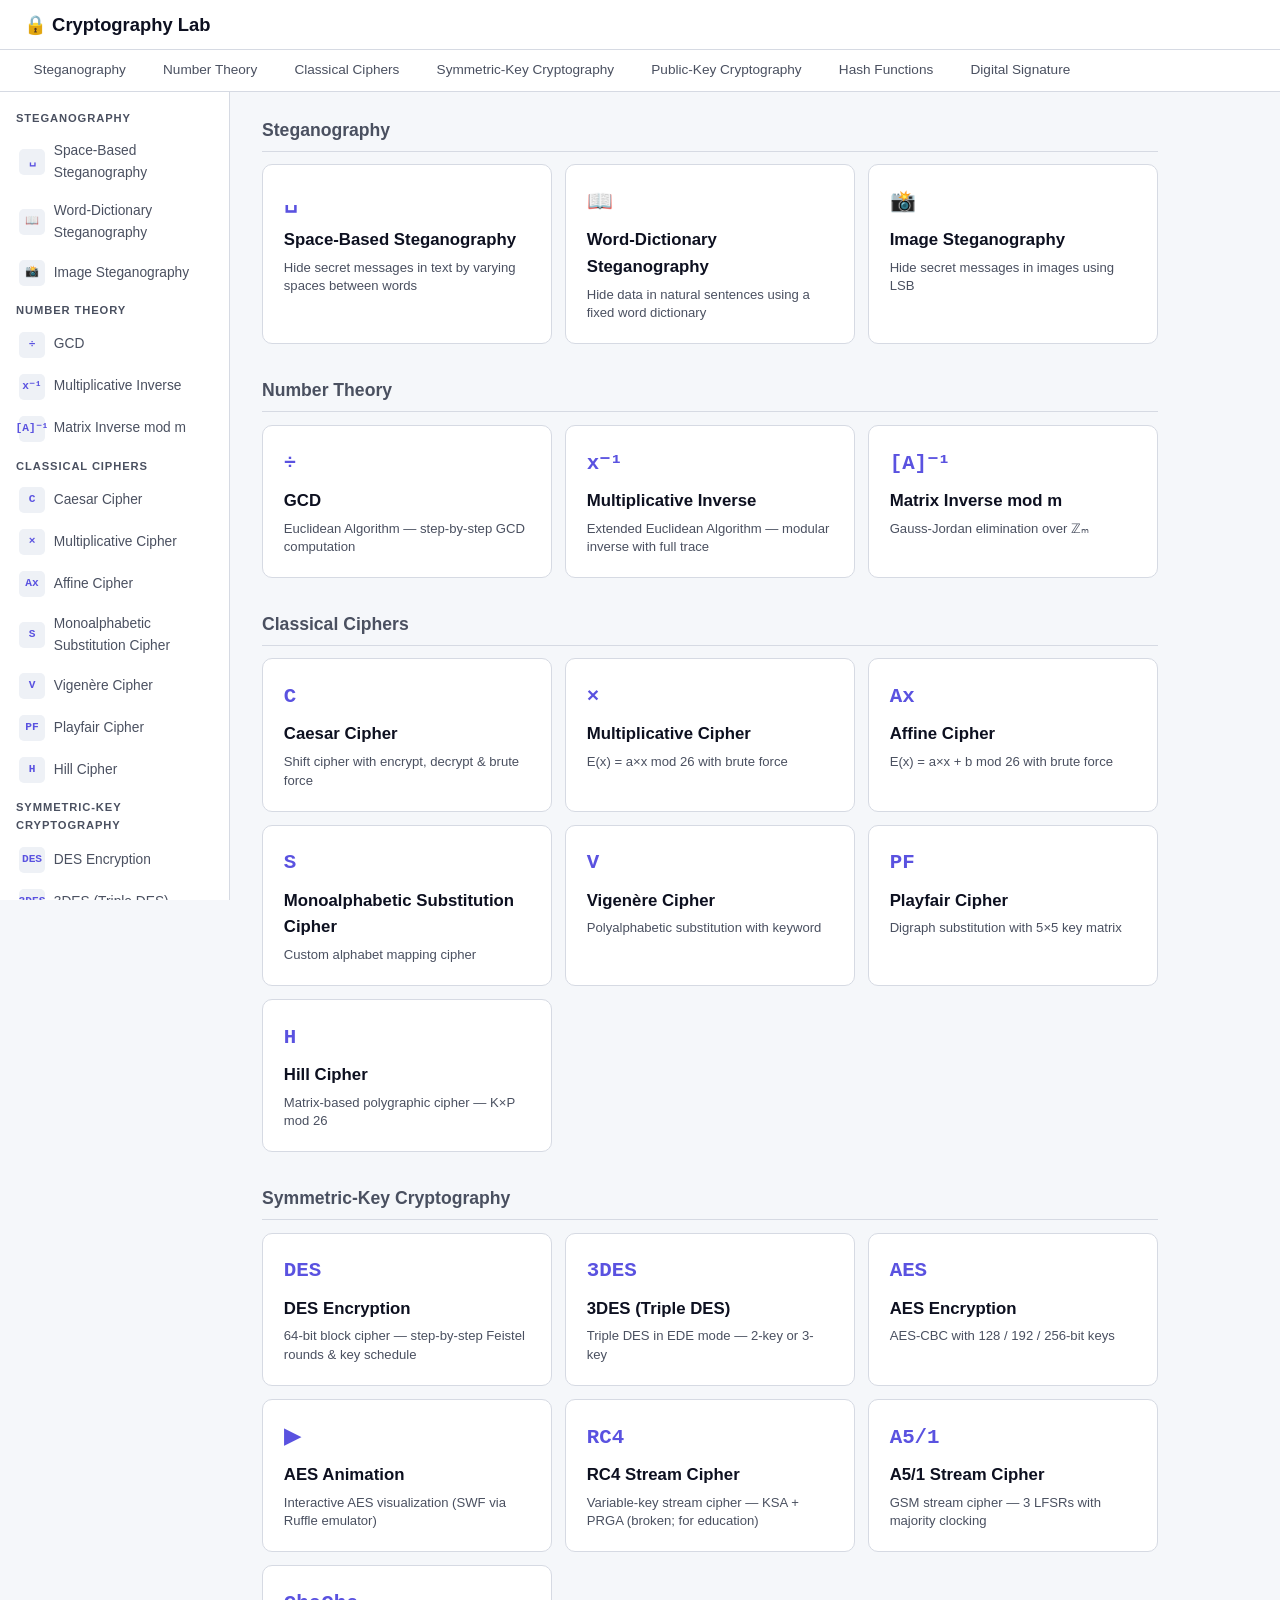
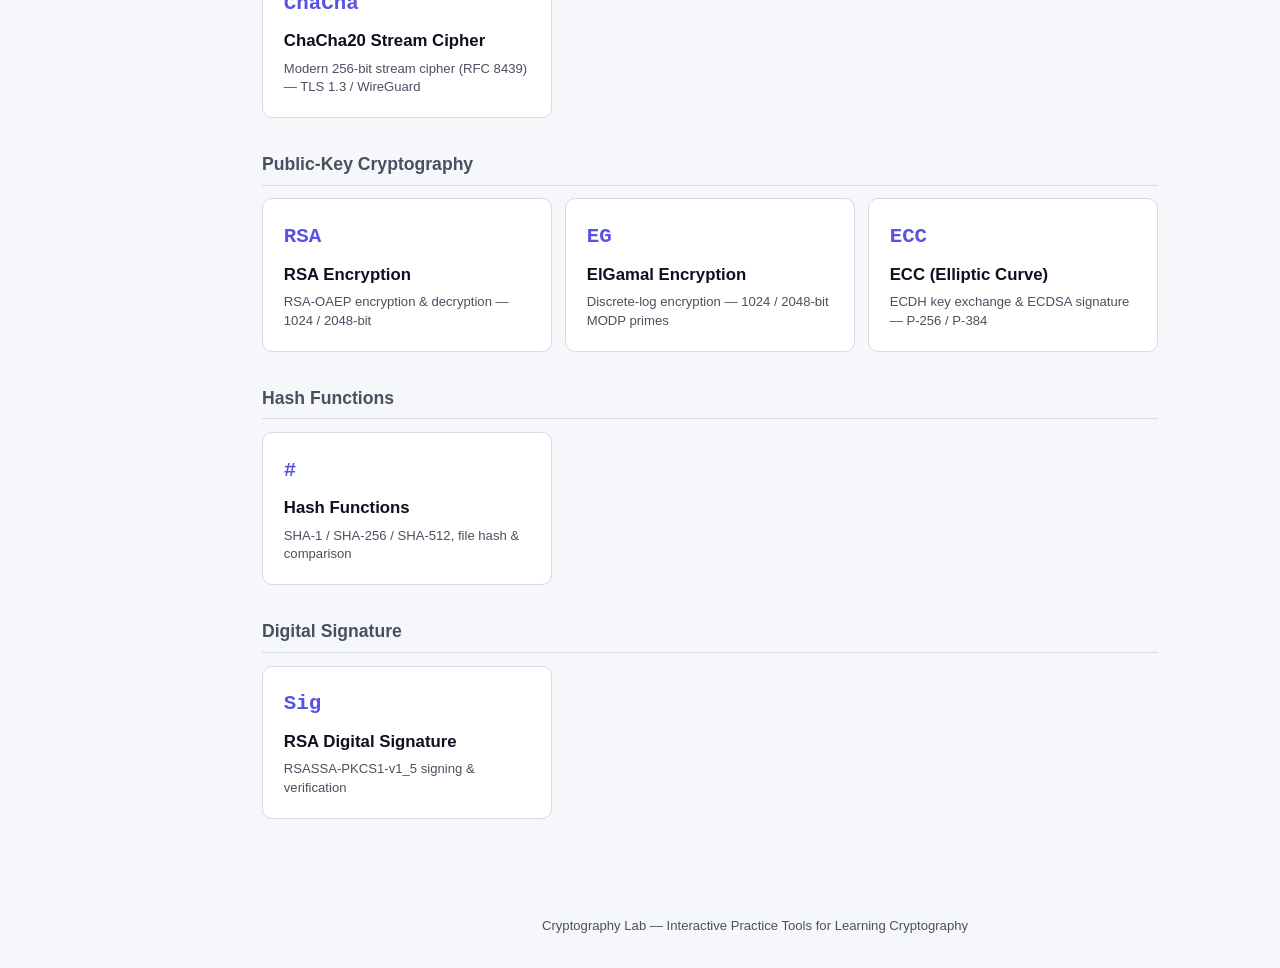
<file: index.html>
<!DOCTYPE html>
<html lang="en">
<head>
    <meta charset="UTF-8">
    <meta name="viewport" content="width=device-width, initial-scale=1.0">
    <title>Cryptography Lab</title>
    <link rel="stylesheet" href="css/style.css">
</head>
<body>
    <header>
        <h1><a href="index.html">&#128274; Cryptography Lab</a></h1>
    </header>

    <nav class="tabbar" id="tabbar"></nav>
    <nav class="sidebar" id="sidebar"></nav>

    <main>
        <div id="tool-content"></div>
    </main>

    <footer>
        <p>Cryptography Lab &mdash; Interactive Practice Tools for Learning Cryptography</p>
    </footer>

    <script src="js/tools-config.js"></script>
    <script src="js/main.js"></script>
    <script src="js/template.js"></script>
    <script>initApp();</script>
</body>
</html>
</file>
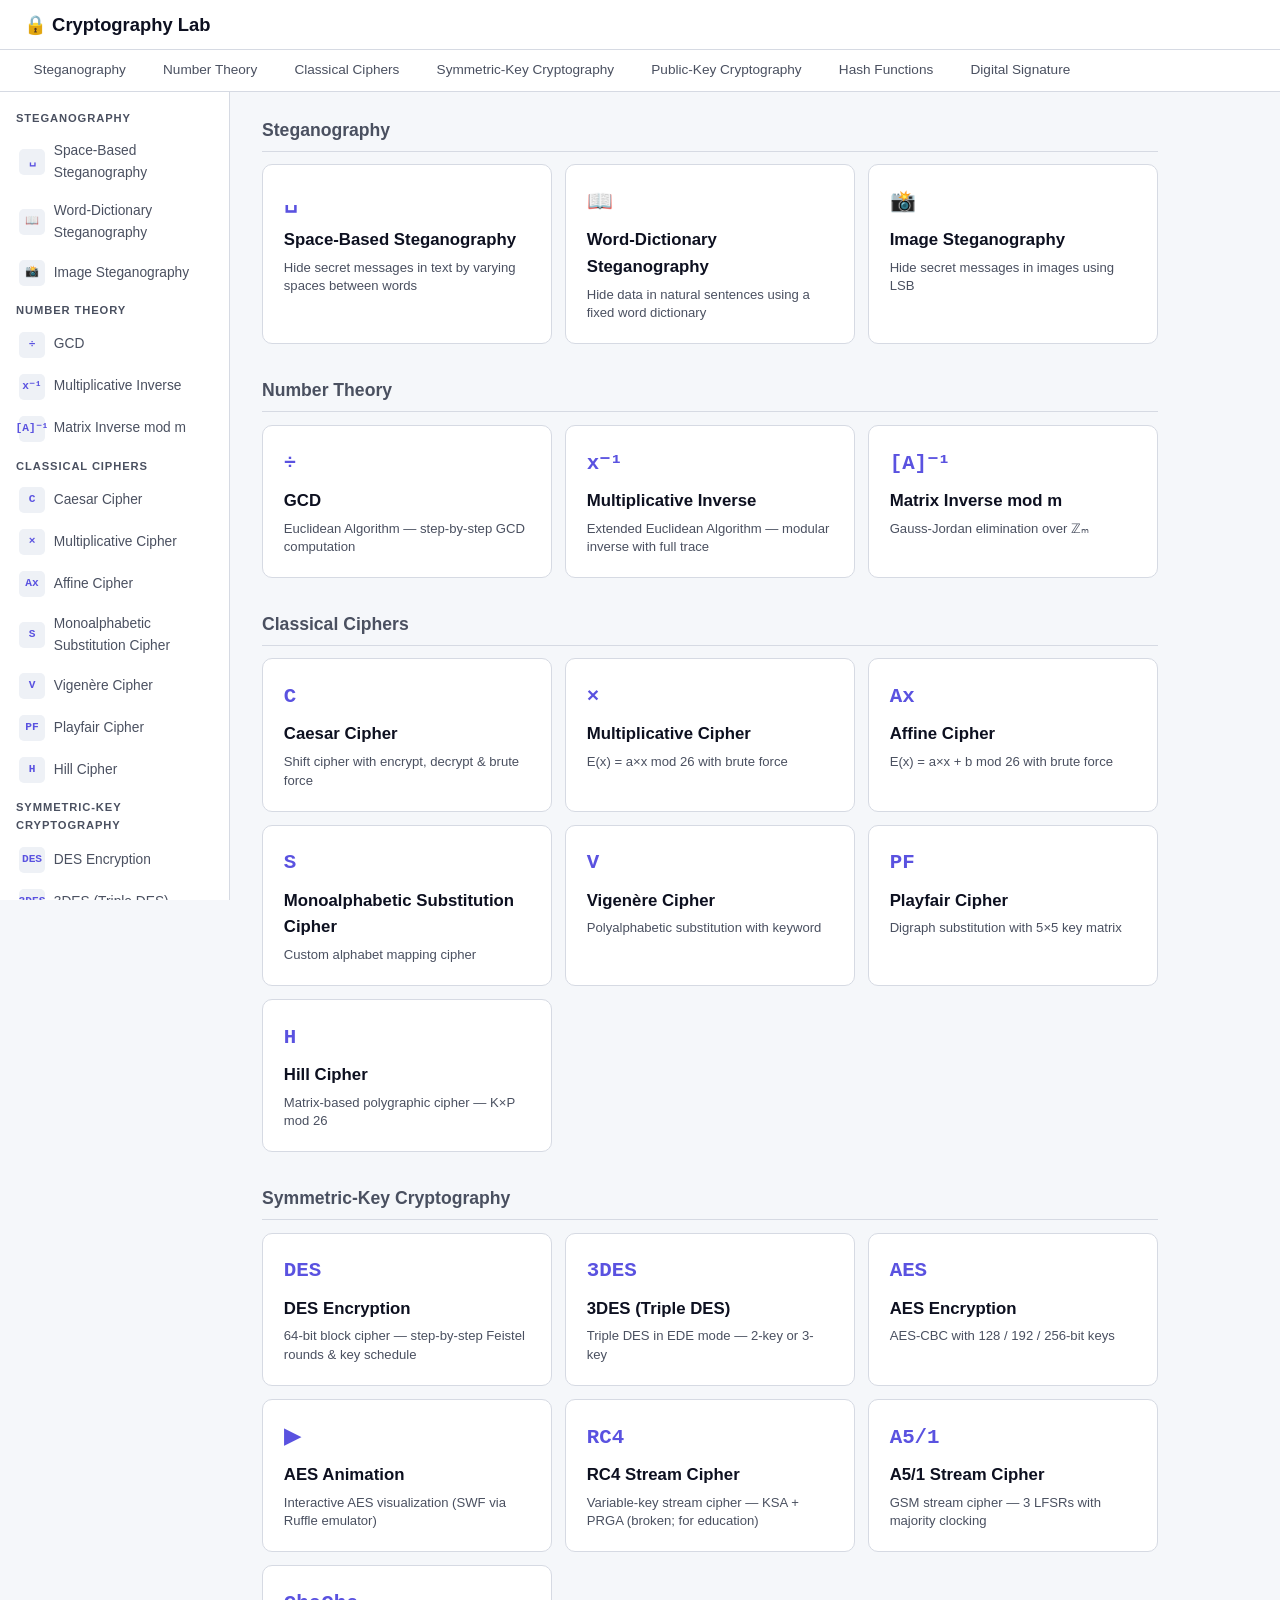
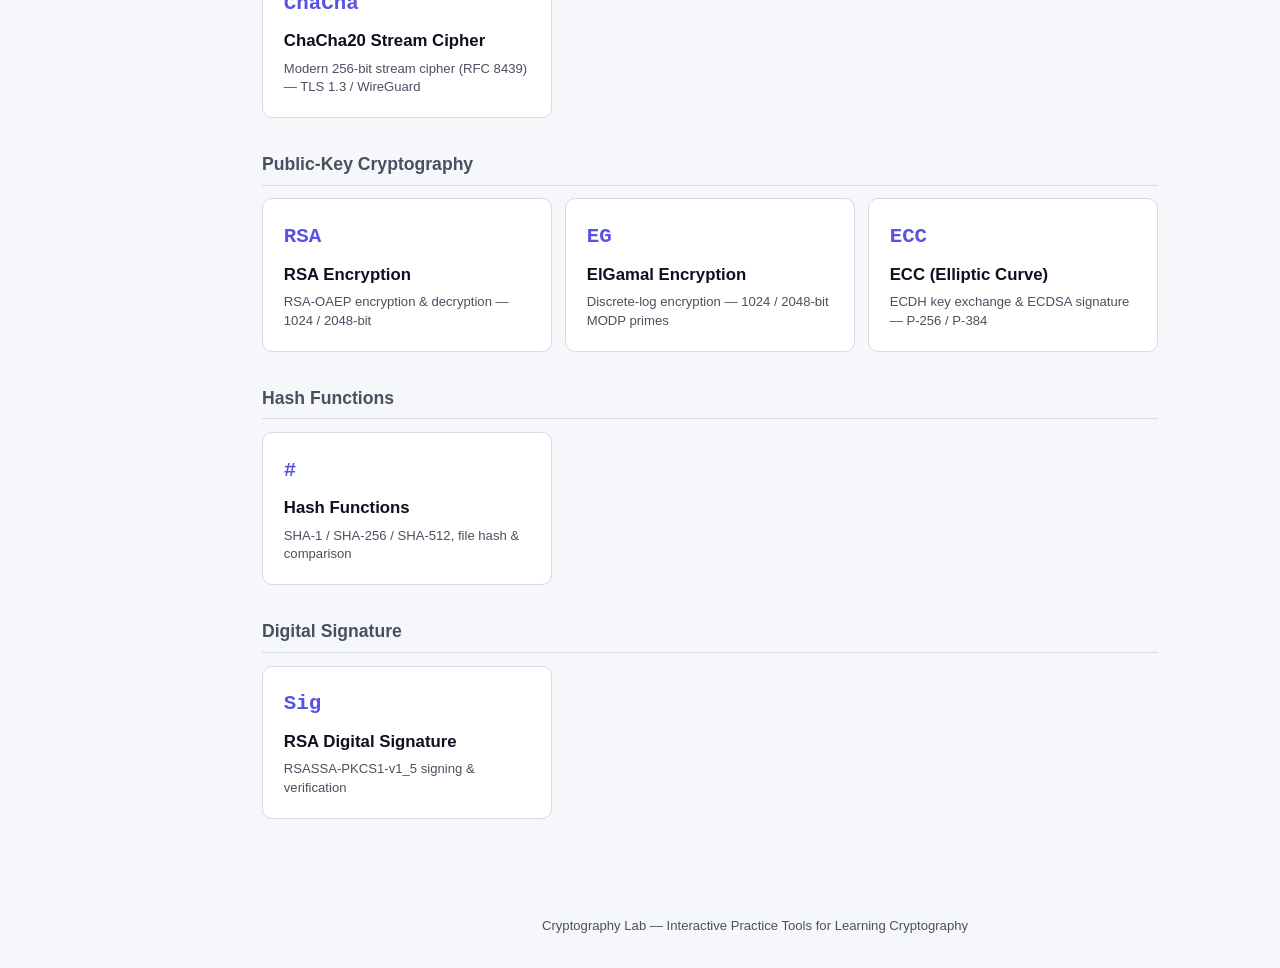
<file: tool.html>
<!DOCTYPE html>
<html lang="en">
<head>
    <meta charset="UTF-8">
    <title>Redirecting...</title>
    <script>
        var id = new URLSearchParams(window.location.search).get('id');
        window.location.replace('index.html' + (id ? '?id=' + id : ''));
    </script>
</head>
<body></body>
</html>
</file>
<file: css/style.css>
/* ===== Reset & Base ===== */
*, *::before, *::after { box-sizing: border-box; margin: 0; padding: 0; }

:root {
    --bg: #f5f7fa;
    --surface: #ffffff;
    --surface2: #eef1f6;
    --border: #d6dae3;
    --text: #0d1020;
    --text-dim: #4a5060;
    --accent: #5a52e0;
    --accent-hover: #463db8;
    --green: #2e7d32;
    --red: #c62828;
    --orange: #d97706;
    --radius: 10px;
    --font-mono: 'Courier New', Consolas, monospace;
    --header-h: 50px;
    --tabbar-h: 42px;
    --sidebar-w: 230px;
}

body {
    font-family: -apple-system, BlinkMacSystemFont, 'Segoe UI', Roboto, sans-serif;
    background: var(--bg);
    color: var(--text);
    line-height: 1.6;
    min-height: 100vh;
}

/* ===== Header ===== */
header {
    position: fixed;
    top: 0; left: 0; right: 0;
    height: var(--header-h);
    background: var(--surface);
    border-bottom: 1px solid var(--border);
    display: flex;
    align-items: center;
    padding: 0 1.5rem;
    z-index: 100;
}

header h1 {
    font-size: 1.15rem;
    font-weight: 700;
}

header h1 a {
    color: inherit;
    text-decoration: none;
}

header h1 a:hover {
    color: var(--accent);
}

/* ===== Category Tab Bar ===== */
.tabbar {
    position: fixed;
    top: var(--header-h);
    left: 0; right: 0;
    height: var(--tabbar-h);
    background: var(--surface);
    border-bottom: 1px solid var(--border);
    display: flex;
    align-items: stretch;
    padding: 0 1rem;
    z-index: 99;
    gap: 2px;
    overflow-x: auto;
}

.tab {
    display: flex;
    align-items: center;
    padding: 0 1.1rem;
    font-size: 0.85rem;
    font-weight: 500;
    color: var(--text-dim);
    border-bottom: 2px solid transparent;
    cursor: pointer;
    transition: all 0.15s;
    white-space: nowrap;
    text-decoration: none;
}

.tab:hover {
    color: var(--text);
    background: rgba(0,0,0,0.04);
}

.tab.active {
    color: var(--accent);
    border-bottom-color: var(--accent);
    font-weight: 600;
}

/* ===== Sidebar ===== */
.sidebar {
    position: fixed;
    top: calc(var(--header-h) + var(--tabbar-h));
    left: 0;
    bottom: 0;
    width: var(--sidebar-w);
    background: var(--surface);
    border-right: 1px solid var(--border);
    overflow-y: auto;
    padding: 0.6rem 0;
    z-index: 90;
}

.sidebar-label {
    padding: 0.5rem 1rem 0.25rem;
    font-size: 0.7rem;
    font-weight: 700;
    text-transform: uppercase;
    letter-spacing: 0.08em;
    color: var(--text-dim);
}

.sidebar-item {
    display: flex;
    align-items: center;
    gap: 0.55rem;
    padding: 0.5rem 1rem;
    font-size: 0.86rem;
    color: var(--text-dim);
    text-decoration: none;
    border-left: 3px solid transparent;
    cursor: pointer;
    transition: all 0.15s;
}

.sidebar-item:hover {
    background: var(--surface2);
    color: var(--text);
}

.sidebar-item.active {
    background: rgba(108,99,255,0.08);
    color: var(--accent);
    border-left-color: var(--accent);
    font-weight: 600;
}

.sidebar-icon {
    display: inline-flex;
    align-items: center;
    justify-content: center;
    width: 26px;
    height: 26px;
    border-radius: 5px;
    background: var(--surface2);
    font-size: 0.7rem;
    font-weight: 700;
    color: var(--accent);
    font-family: var(--font-mono);
    flex-shrink: 0;
}

.sidebar-item.active .sidebar-icon {
    background: var(--accent);
    color: #fff;
}

/* ===== Main Content ===== */
main {
    margin-left: var(--sidebar-w);
    margin-top: calc(var(--header-h) + var(--tabbar-h));
    padding: 1.5rem 2rem 2rem;
    max-width: 960px;
}

/* ===== Breadcrumb nav ===== */
.breadcrumb {
    font-size: 0.82rem;
    margin-bottom: 1rem;
}

.breadcrumb a {
    color: var(--accent);
    text-decoration: none;
}

.breadcrumb a:hover {
    text-decoration: underline;
}

.breadcrumb span {
    color: var(--text-dim);
}

/* ===== Landing page cards ===== */
.card-grid {
    margin-bottom: 2rem;
}

.section-title {
    font-size: 1.1rem;
    color: var(--text-dim);
    margin-bottom: 0.8rem;
    padding-bottom: 0.4rem;
    border-bottom: 1px solid var(--border);
}

.cards {
    display: grid;
    grid-template-columns: repeat(auto-fill, minmax(220px, 1fr));
    gap: 0.8rem;
}

.nav-card {
    display: block;
    background: var(--surface);
    border: 1px solid var(--border);
    border-radius: var(--radius);
    padding: 1.3rem;
    text-decoration: none;
    color: var(--text);
    transition: border-color 0.2s, transform 0.15s;
}

.nav-card:hover {
    border-color: var(--accent);
    transform: translateY(-2px);
}

.nav-card-icon {
    display: inline-block;
    font-family: var(--font-mono);
    font-size: 1.3rem;
    font-weight: 700;
    color: var(--accent);
    margin-bottom: 0.5rem;
}

.nav-card h3 {
    font-size: 1.05rem;
    margin-bottom: 0.3rem;
}

.nav-card p {
    font-size: 0.82rem;
    color: var(--text-dim);
    line-height: 1.4;
}

/* ===== Tool Card ===== */
.tool-card {
    background: var(--surface);
    border: 1px solid var(--border);
    border-radius: var(--radius);
    padding: 1.5rem;
    margin-bottom: 1.2rem;
}

.tool-card h2 {
    font-size: 1.25rem;
    margin-bottom: 0.4rem;
}

.tool-card .description {
    color: var(--text-dim);
    font-size: 0.88rem;
    margin-bottom: 1rem;
}

/* ===== Inputs ===== */
.input-row {
    display: flex;
    gap: 0.8rem;
    align-items: flex-end;
    margin-bottom: 0.8rem;
    flex-wrap: wrap;
}

.input-group {
    display: flex;
    flex-direction: column;
    gap: 0.3rem;
}

.input-group.flex-grow {
    flex: 1;
    min-width: 200px;
}

label {
    font-size: 0.82rem;
    color: var(--text-dim);
    font-weight: 500;
}

input[type="text"],
input[type="number"],
textarea,
select {
    background: var(--bg);
    color: var(--text);
    border: 1px solid var(--border);
    border-radius: 6px;
    padding: 0.55rem 0.75rem;
    font-size: 0.9rem;
    font-family: var(--font-mono);
    outline: none;
    transition: border-color 0.2s;
    width: 100%;
}

input:focus, textarea:focus, select:focus {
    border-color: var(--accent);
}

textarea {
    resize: vertical;
}

/* ===== Buttons ===== */
.btn-row {
    display: flex;
    gap: 0.5rem;
    margin-bottom: 0.8rem;
    flex-wrap: wrap;
    align-items: center;
}

.btn {
    background: var(--accent);
    color: #fff;
    border: none;
    padding: 0.55rem 1.2rem;
    border-radius: 6px;
    cursor: pointer;
    font-size: 0.88rem;
    font-weight: 500;
    transition: background 0.2s;
    white-space: nowrap;
}

.btn:hover { background: var(--accent-hover); }

.btn-secondary {
    background: var(--surface2);
    border: 1px solid var(--border);
}

.btn-secondary:hover {
    background: var(--border);
}

.btn-accent {
    background: var(--orange);
}

.btn-accent:hover {
    background: #e68a00;
}

.btn-copy {
    background: none;
    border: none;
    cursor: pointer;
    font-size: 1rem;
    padding: 0.2rem 0.4rem;
    border-radius: 4px;
    transition: background 0.2s;
}

.btn-copy:hover {
    background: var(--surface2);
}

/* ===== Output ===== */
.output-area {
    background: var(--bg);
    border: 1px solid var(--border);
    border-radius: 6px;
    padding: 1rem;
    font-family: var(--font-mono);
    font-size: 0.88rem;
    line-height: 1.7;
    white-space: pre-wrap;
    word-break: break-all;
    min-height: 2.5rem;
    margin-top: 0.6rem;
}

.output-area:empty { display: none; }

.output-area .result { color: var(--green); font-weight: 700; margin-top: 0.5rem; }
.output-area .error { color: var(--red); font-weight: 600; }
.output-area .highlight { color: var(--accent); font-weight: 600; }

/* ===== Hash Results ===== */
.hash-results { margin-top: 0.8rem; }

.hash-row {
    display: flex;
    align-items: center;
    gap: 0.8rem;
    padding: 0.6rem 0;
    border-bottom: 1px solid var(--border);
}

.hash-row:last-child { border-bottom: none; }

.hash-label {
    font-size: 0.82rem;
    font-weight: 600;
    color: var(--accent);
    min-width: 65px;
}

.hash-value {
    font-family: var(--font-mono);
    font-size: 0.82rem;
    color: var(--text);
    word-break: break-all;
    flex: 1;
}

/* ===== Drop Zone ===== */
.drop-zone {
    border: 2px dashed var(--border);
    border-radius: var(--radius);
    padding: 2rem;
    text-align: center;
    color: var(--text-dim);
    cursor: pointer;
    transition: border-color 0.2s, background 0.2s;
    margin-bottom: 0.8rem;
}

.drop-zone:hover, .drop-zone.dragover {
    border-color: var(--accent);
    background: rgba(108, 99, 255, 0.05);
}

/* ===== Step Table ===== */
.step-table {
    width: 100%;
    border-collapse: collapse;
    margin: 0.5rem 0;
    font-family: var(--font-mono);
    font-size: 0.85rem;
}

.step-table th {
    background: var(--surface2);
    color: var(--accent);
    padding: 0.4rem 0.6rem;
    text-align: center;
    border: 1px solid var(--border);
    font-weight: 600;
}

.step-table td {
    padding: 0.35rem 0.6rem;
    text-align: center;
    border: 1px solid var(--border);
    word-break: break-all;
    max-width: 300px;
}

.step-table tr:nth-child(even) {
    background: rgba(0,0,0,0.025);
}

/* ===== Matrix Grid ===== */
.matrix-grid {
    display: inline-grid;
    gap: 4px;
    margin-top: 0.3rem;
}

.matrix-grid input {
    width: 60px;
    text-align: center;
    padding: 0.4rem;
    font-family: var(--font-mono);
    font-size: 0.9rem;
    background: var(--bg);
    color: var(--text);
    border: 1px solid var(--border);
    border-radius: 4px;
}

.matrix-grid input:focus {
    border-color: var(--accent);
    outline: none;
}

.matrix-display {
    display: inline-grid;
    gap: 2px;
    margin: 0.5rem 0;
    padding: 0.5rem;
    border-left: 3px solid var(--accent);
    border-right: 3px solid var(--accent);
    border-radius: 2px;
}

.matrix-display span {
    text-align: center;
    padding: 0.25rem 0.5rem;
    font-family: var(--font-mono);
    font-size: 0.88rem;
}

/* ===== Canvas preview (stego) ===== */
.canvas-row {
    display: flex;
    gap: 1rem;
    margin: 1rem 0;
    flex-wrap: wrap;
}

.canvas-box {
    flex: 1;
    min-width: 200px;
}

.canvas-box label {
    display: block;
    margin-bottom: 0.4rem;
    font-weight: 600;
    color: var(--accent);
}

.canvas-box canvas {
    max-width: 100%;
    border: 1px solid var(--border);
    border-radius: 6px;
    background: #000;
}

/* ===== LSB bit cells ===== */
.bit-grid {
    display: grid;
    grid-template-columns: repeat(9, auto);
    gap: 2px;
    margin: 0.5rem 0;
    font-family: var(--font-mono);
    font-size: 0.82rem;
}

.bit-cell {
    padding: 0.3rem 0.4rem;
    text-align: center;
    border: 1px solid var(--border);
    border-radius: 3px;
}

.bit-cell.lsb { font-weight: 700; }
.bit-cell.lsb-changed { color: var(--red); font-weight: 700; }
.bit-cell.lsb-same { color: var(--green); font-weight: 700; }

/* ===== Match indicator ===== */
.match { color: var(--green); font-weight: 700; }
.no-match { color: var(--red); font-weight: 700; }

/* ===== Footer ===== */
footer {
    text-align: center;
    padding: 2rem 1rem;
    color: var(--text-dim);
    font-size: 0.82rem;
    margin-left: var(--sidebar-w);
}

/* ===== Responsive ===== */
@media (max-width: 768px) {
    :root {
        --sidebar-w: 0px;
    }
    .sidebar { display: none; }
    .tabbar { overflow-x: auto; }
    header h1 { font-size: 1rem; }
    main { padding: 1rem; }
    .tool-card { padding: 1rem; }
    .input-row { flex-direction: column; }
    .cards { grid-template-columns: 1fr; }
}
</file>
